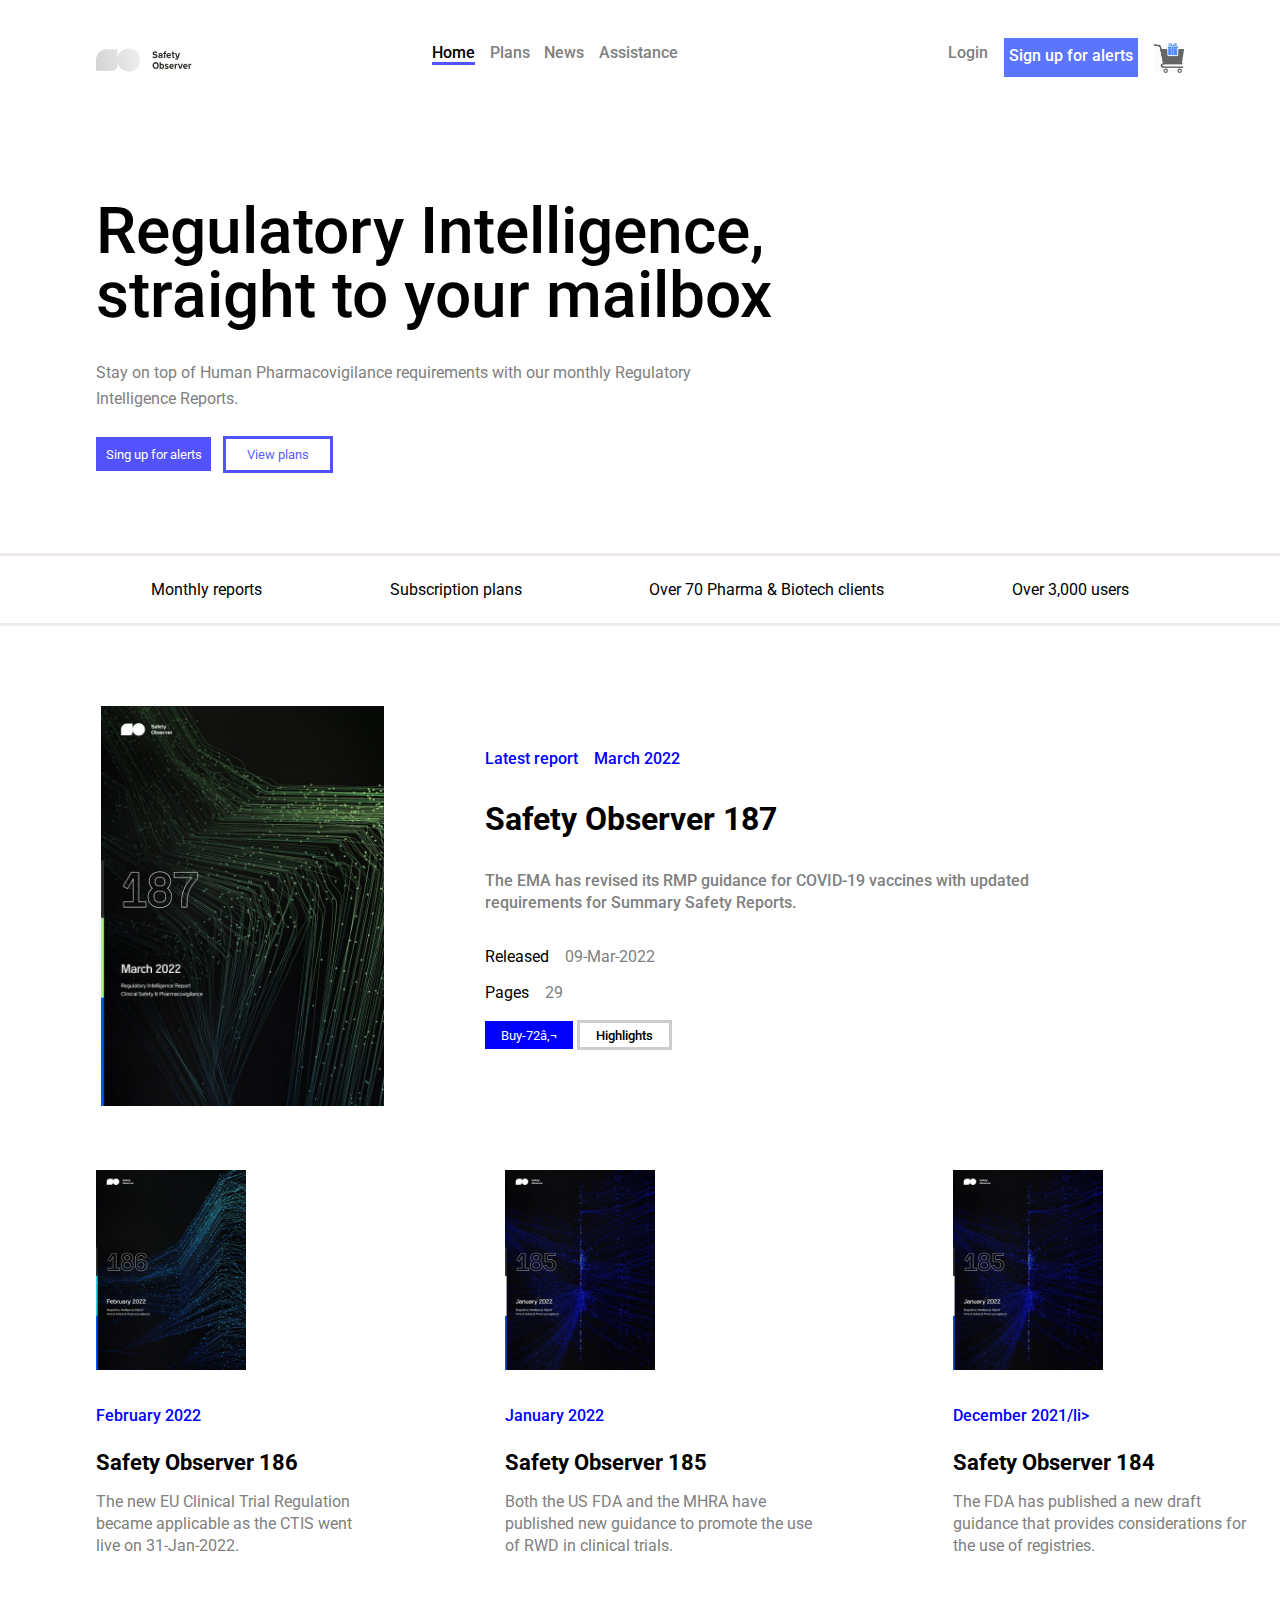
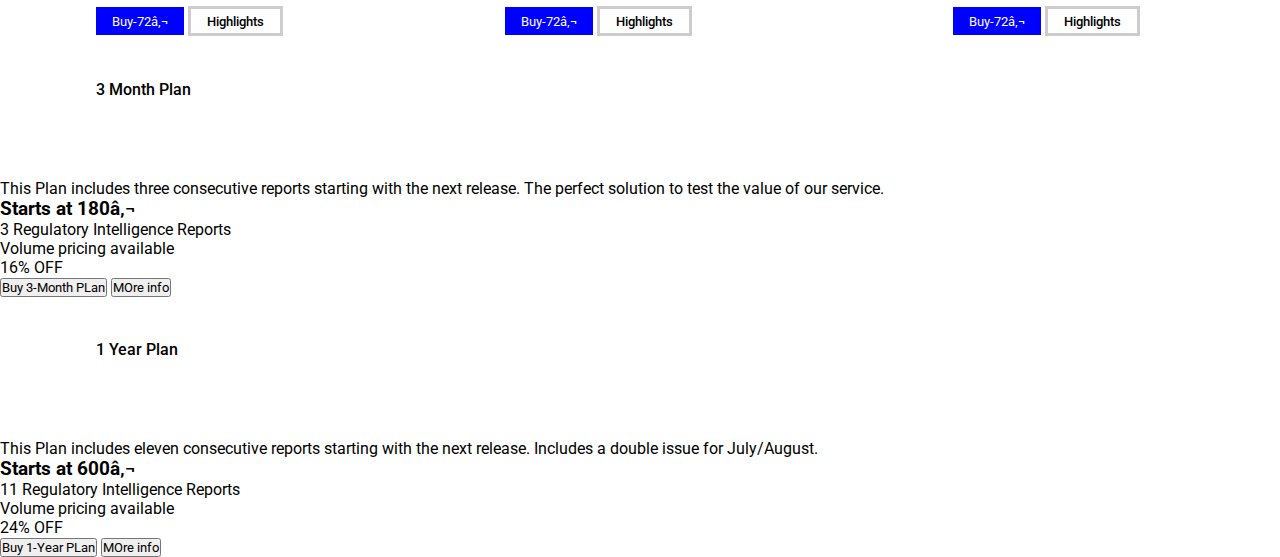
<file: ejercicio 1/index.html>
<!DOCTYPE html>
<html lang="es">
<head>
    <meta charset="UTF-8 es">
    <meta http-equiv="X-UA-Compatible" content="IE=edge">
    <meta name="viewport" content="width=device-width, initial-scale=1.0">
    <title>Assessment</title>
    <link rel="stylesheet" href="./style.css">
</head>
<body>
    <header>

        <img src="./img/logo.svg" alt="">
        <div class="news">
            <ul>
                <li>Home</li>
                <li>Plans</li>
                <li>News</li>
                <li>Assistance</li>
            </ul>  
        </div>
        <div class="login">
            <ul>
                <li>Login</li>
                <li>Sign up for alerts</li>
                <li><img src="./img/icon3.jpeg" alt=""></li>
            </ul>
        </div>  
    </header>
    <main>

<!-- Seccion primero  -->
        <section class="primero">
            <h1>Regulatory Intelligence, straight to your mailbox</h1>
            <p>Stay on top of Human Pharmacovigilance requirements with our monthly Regulatory Intelligence Reports.</p>
            <div>
                <button>Sing up for alerts</button>
                <button>View plans</button>
            </div>
        </section>
<!-- segundo seccion -->
        <section class =segundo>
            <ul>
                <li>Monthly reports</li>
                <li>Subscription plans</li>
                <li>Over 70 Pharma & Biotech clients</li>
                <li>Over 3,000 users</li>
            </ul>
        </section>
<!-- Seccion de movila -->
        <section class="movila">
            <img src="./img/coverweb_187.jpg" alt=""></figure>
            <section>
                <header>
                    <ul>
                        <li>Latest report</li>
                        <li>March 2022</li>
                    </ul>
                    <h1>Safety Observer 187</h1>
                    <p>The EMA has revised its RMP guidance for COVID-19 vaccines with updated requirements for Summary Safety Reports.</p>
                </header>
                <section class="released">
                    <ul>
                        <li>Released</li>
                        <li>09-Mar-2022</li>
                    </ul>
                    <ul>
                        <li>Pages</li>
                        <li>29</li>
                    </ul>
                    <button>Buy-72€</button>
                    <button>Highlights</button>
                </section>
            </section>
        </section>
<!-- Seccion de 186, 185, 184 -->
        <section class="moviles">
            <ul>
                <li class="movilb" >
                    <figure><img id="imagenes" src="./img/coverweb_186.jpg" alt=""></figure>
                    <section>
                        <header>
                            <ul>
                                <li>February 2022</li>
                            </ul>
                        </header>
                        <h1>Safety Observer 186</h1>
                        <p>The new EU Clinical Trial Regulation became applicable as the CTIS went live on 31-Jan-2022.</p>
                        <div class="released">
                            <button>Buy-72€</button>
                            <button>Highlights</button>
                        </div>
                    </section>
                </li>
                <li class="movilc">
                    <figure><img id="imagenes" src="./img/coverweb_185.jpg" alt=""></figure>
                    <section>
                        <header>
                            <ul>
                                <li>January 2022</li>
                            </ul>
                        </header>
                            <h1>Safety Observer 185</h1>
                            <p>Both the US FDA and the MHRA have published new guidance to promote the use of RWD in clinical trials.</p>
                        <div class="released">
                            <button>Buy-72€</button>
                            <button>Highlights</button>
                        </div>
                    </section>
                </li>
                <li class="movild">
                    <figure><img id="imagenes" src="./img/coverweb_185.jpg" alt=""></figure>
                    <section>
                        <header>
                            <ul>
                                <li>December 2021/li>
                            </ul>
                        </header>
                            <h1>Safety Observer 184</h1> 
                            <p>The FDA has published a new draft guidance that provides considerations for the use of registries.</p>
                        <div class="released">
                            <button>Buy-72€</button>
                            <button>Highlights</button>
                        </div>
                </li>
            </ul>
        </section>

<!-- Seccion de plan -->

        <section>
            <div>
                <header>3 Month Plan</header>
                <p>This Plan includes three consecutive reports starting with the next release. The perfect solution to test the value of our service.</p>
                <h3>Starts at 180€</h3>
                <ul>
                    <li>3 Regulatory Intelligence Reports</li>
                    <li>Volume pricing available</li>
                    <li>16% OFF</li>
                </ul>
                <button>Buy 3-Month PLan</button>
                <button>MOre info</button>
            </div>
            <div>
                <header>1 Year Plan</header>
                <p>This Plan includes eleven consecutive reports starting with the next release. Includes a double issue for July/August.</p>
                <h3>Starts at 600€</h3>
                <ul>
                    <li>11 Regulatory Intelligence Reports</li>
                    <li>Volume pricing available</li>
                    <li>24% OFF</li>
                </ul>
                <button>Buy 1-Year PLan</button>
                <button>MOre info</button>
            </div>
        </section>
    </main>
</body>
</html>
</file>
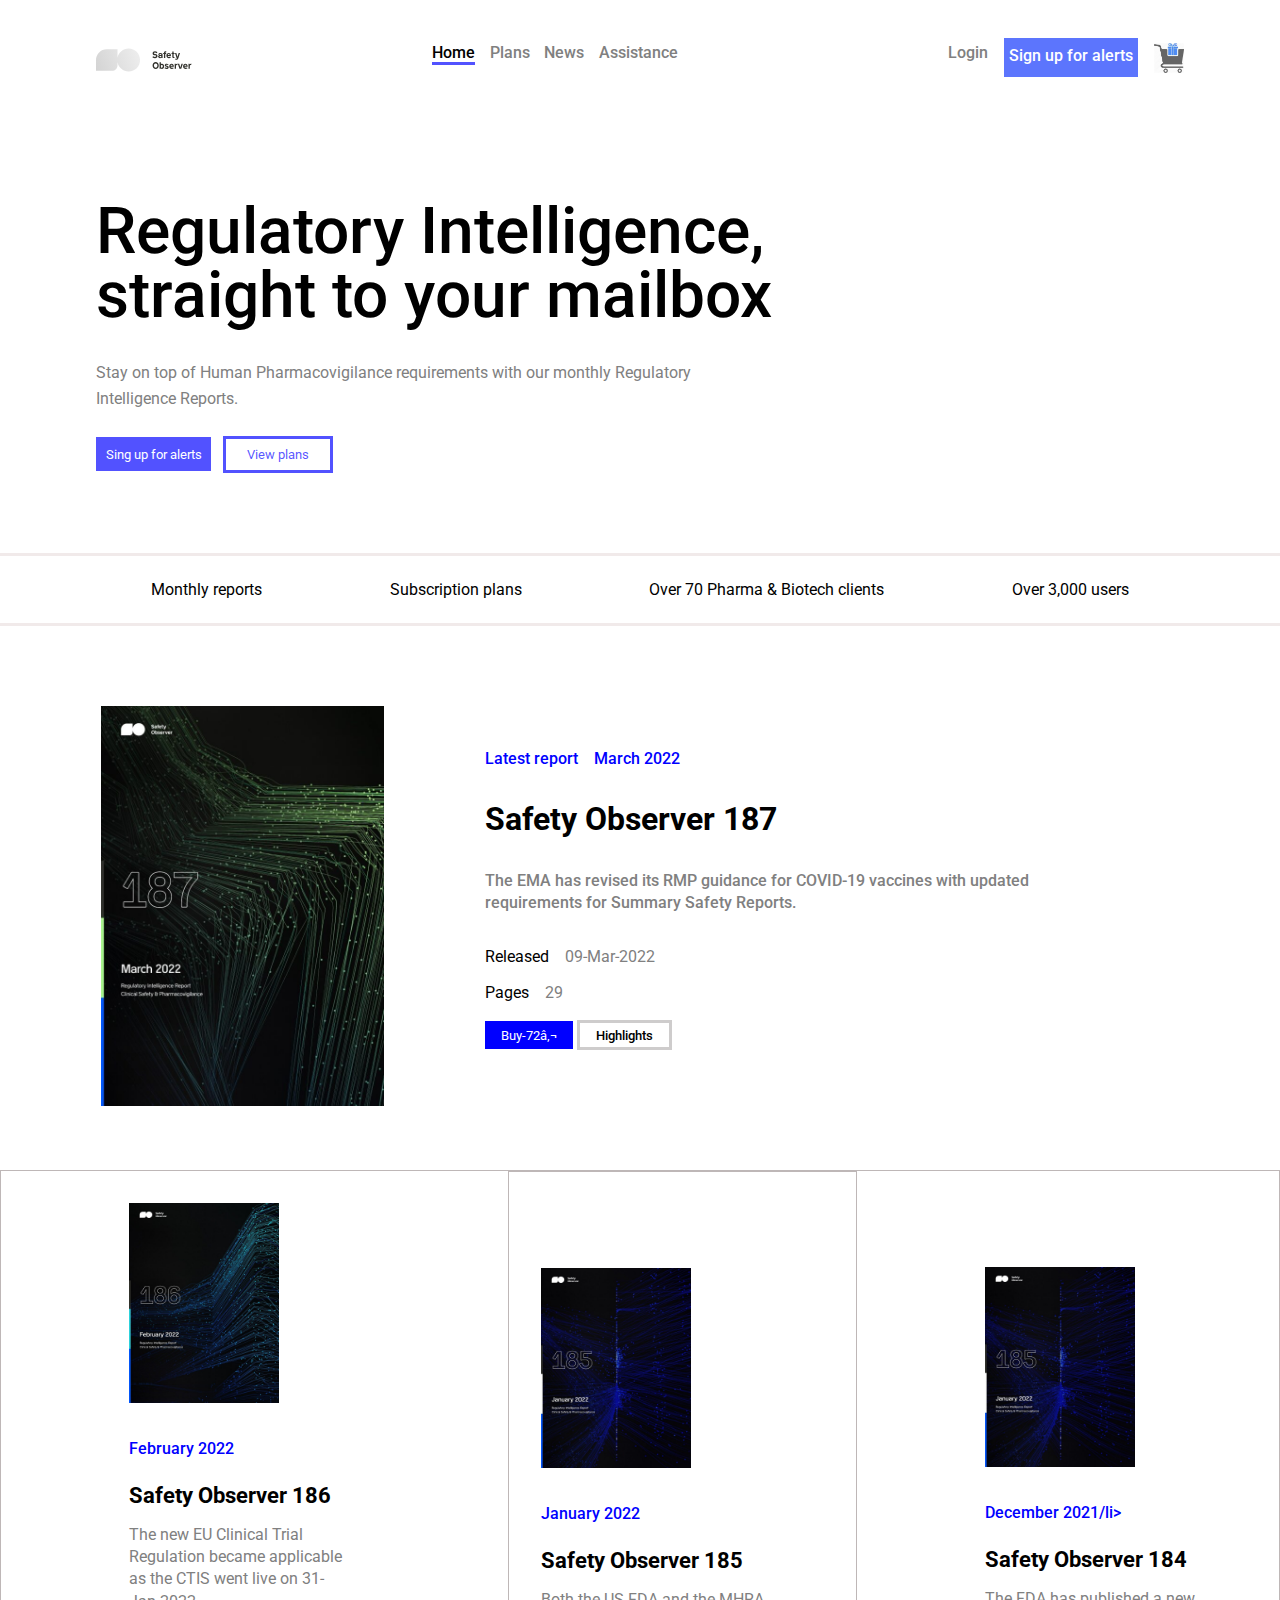
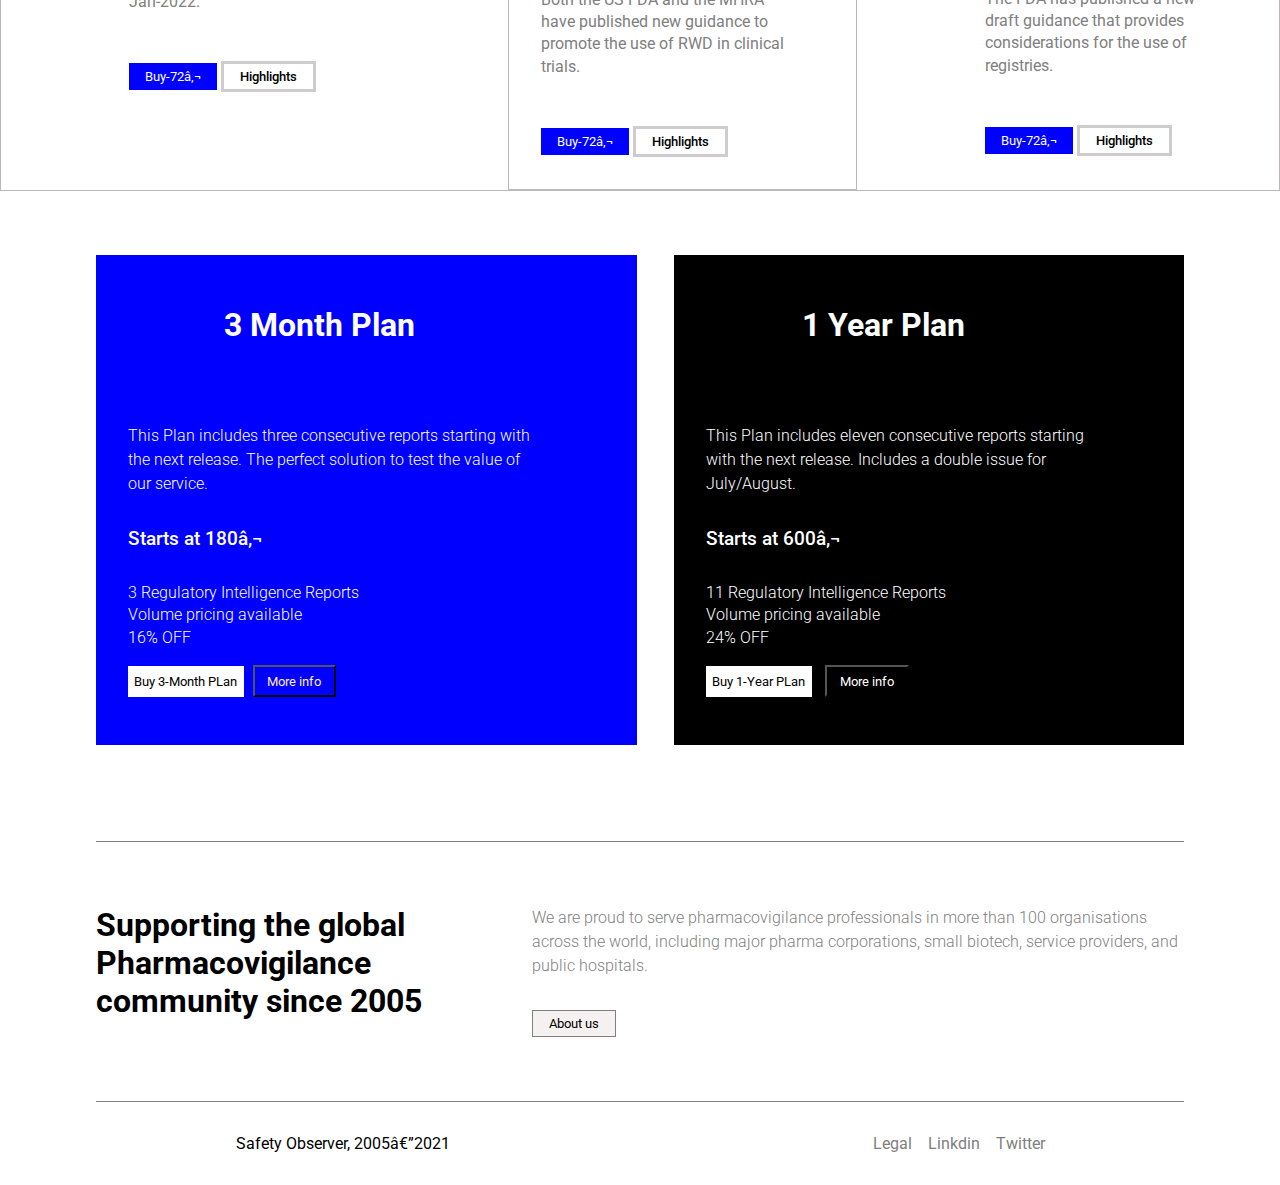
<file: ejercicio-1/index.html>
<!DOCTYPE html>
<html lang="es">
<head>
    <meta charset="UTF-8 es">
    <meta http-equiv="X-UA-Compatible" content="IE=edge">
    <meta name="viewport" content="width=device-width, initial-scale=1.0">
    <title>Assessment</title>
    <link rel="stylesheet" href="./style.css">
</head>
<body>
    <header>

        <img src="./img/logo.svg" alt="">
        <div class="news">
            <ul>
                <li>Home</li>
                <li>Plans</li>
                <li>News</li>
                <li>Assistance</li>
            </ul>  
        </div>
        <div class="login">
            <ul>
                <li>Login</li>
                <li>Sign up for alerts</li>
                <li><img src="./img/icon3.jpeg" alt=""></li>
            </ul>
        </div>  
    </header>
    <main>

<!-- Seccion primero  -->
        <section class="primero">
            <h1>Regulatory Intelligence, straight to your mailbox</h1>
            <p>Stay on top of Human Pharmacovigilance requirements with our monthly Regulatory Intelligence Reports.</p>
            <div>
                <button>Sing up for alerts</button>
                <button>View plans</button>
            </div>
        </section>
<!-- segundo seccion -->
        <section class =segundo>
            <ul>
                <li>Monthly reports</li>
                <li>Subscription plans</li>
                <li>Over 70 Pharma & Biotech clients</li>
                <li>Over 3,000 users</li>
            </ul>
        </section>
<!-- Seccion de movila -->
        <section class="movila">
            <img src="./img/coverweb_187.jpg" alt=""></figure>
            <section>
                <header>
                    <ul>
                        <li>Latest report</li>
                        <li>March 2022</li>
                    </ul>
                    <h1>Safety Observer 187</h1>
                    <p>The EMA has revised its RMP guidance for COVID-19 vaccines with updated requirements for Summary Safety Reports.</p>
                </header>
                <section class="released">
                    <ul>
                        <li>Released</li>
                        <li>09-Mar-2022</li>
                    </ul>
                    <ul>
                        <li>Pages</li>
                        <li>29</li>
                    </ul>
                    <button>Buy-72€</button>
                    <button>Highlights</button>
                </section>
            </section>
        </section>
<!-- Seccion de 186, 185, 184 -->
        <section class="moviles">
            <ul>
                <li class="movilb" >
                    <figure><img id="imagenes" src="./img/coverweb_186.jpg" alt=""></figure>
                    <section>
                        <header>
                            <ul>
                                <li>February 2022</li>
                            </ul>
                        </header>
                        <h1>Safety Observer 186</h1>
                        <p>The new EU Clinical Trial Regulation became applicable as the CTIS went live on 31-Jan-2022.</p>
                        <div class="released">
                            <button>Buy-72€</button>
                            <button>Highlights</button>
                        </div>
                    </section>
                </li>
                <li class="movilc">
                    <figure><img id="imagenes" src="./img/coverweb_185.jpg" alt=""></figure>
                    <section>
                        <header>
                            <ul>
                                <li>January 2022</li>
                            </ul>
                        </header>
                            <h1>Safety Observer 185</h1>
                            <p>Both the US FDA and the MHRA have published new guidance to promote the use of RWD in clinical trials.</p>
                        <div class="released">
                            <button>Buy-72€</button>
                            <button>Highlights</button>
                        </div>
                    </section>
                </li>
                <li class="movild">
                    <figure><img id="imagenes" src="./img/coverweb_185.jpg" alt=""></figure>
                    <section>
                        <header>
                            <ul>
                                <li>December 2021/li>
                            </ul>
                        </header>
                            <h1>Safety Observer 184</h1> 
                            <p>The FDA has published a new draft guidance that provides considerations for the use of registries.</p>
                        <div class="released">
                            <button>Buy-72€</button>
                            <button>Highlights</button>
                        </div>
                </li>
            </ul>
        </section>

<!-- Seccion de plan -->

        <section class="plan">
            <div>
                <header><h1>3 Month Plan</h1></header>
                <p>This Plan includes three consecutive reports starting with the next release. The perfect solution to test the value of our service.</p>
                <h3>Starts at 180€</h3>
                <ul>
                    <li>3 Regulatory Intelligence Reports</li>
                    <li>Volume pricing available</li>
                    <li>16% OFF</li>
                </ul>
                <button class="plan1">Buy 3-Month PLan</button>
                <button class="plan2">More info</button>
            </div>
            <div>
                <header><h1>1 Year Plan</h1></header>
                <p>This Plan includes eleven consecutive reports starting with the next release. Includes a double issue for July/August.</p>
                <h3>Starts at 600€</h3>
                <ul>
                    <li>11 Regulatory Intelligence Reports</li>
                    <li>Volume pricing available</li>
                    <li>24% OFF</li>
                </ul>
                <button class="plan1">Buy 1-Year PLan</button>
                <button class="plan3">More info</button>
            </div>
        </section>
    </main>
    <footer>
        <div>
            <h1>Supporting the global Pharmacovigilance community since 2005</h1>
        </div>
        <div>
            <p>We are proud to serve pharmacovigilance professionals in more than 100 organisations across the world, including major pharma corporations, small biotech, service providers, and public hospitals.</p>
            <button>About us</button>
        </div>
    </footer>
</body>
    <section class="out">
        <div>Safety Observer, 2005—2021</div>
        <div class="media">
            <ul>
                <li>Legal</li>
                <li>Linkdin</li>
                <li>Twitter</li>
            </ul>
        </div>
    </section>
</html>
</file>
<file: ejercicio 1/style.css>
@import url('https://fonts.googleapis.com/css2?family=Roboto:wght@300;500;700;900&display=swap');
* {
  padding: 0;
  margin: 0;
  box-sizing: border-box;
  font-family: Roboto, sans-serif;
}
header {
  display: flex;
  flex-direction: row;
  justify-content: space-between;
  padding: 2.7rem 6rem 5rem;
  font-weight: 500;
}
header > img {
  width: 6rem;
}
.news ul {
  display: flex;
  justify-content: space-between;
}
.news > ul li {
  margin-right: 0.9rem;
}
.news > ul li:not(:first-of-type) {
  color: gray;
}
.news > ul > li:first-child {
  border-bottom: solid rgba(0, 0, 255, 0.678);
}

.login ul {
  display: flex;
  justify-content: space-between;
}
.login > ul li {
  margin-left: 1rem;
}
.login > ul > li:first-of-type {
  color: gray;
}
.login > ul > li:nth-child(2) {
  color: white;
  background-color: rgba(62, 91, 253, 0.842);
  padding: 0.5rem 0.3rem;
  margin-top: -0.3rem;
}
li {
  list-style: none;
}
.login img {
  height: 30px;
  width: 30px;
}

/* Seccion primero */
.primero {
  padding: 2.7rem 6rem 5rem;
}
.primero h1 {
  font-weight: 500;
  font-size: 4rem;
  width: 80%;
  line-height: 4rem;
  padding-bottom: 2rem;
}
.primero p {
  color: gray;
  width: 55%;
  line-height: 1.6rem;
  padding-bottom: 1.5rem;
}
.primero > div > button:first-of-type {
  color: white;
  background-color: rgba(0, 0, 255, 0.678);
  margin-right: 0.5rem;
  padding: 0.6rem;
  border: none;
}
.primero > div > button:last-of-type {
  color: rgba(0, 0, 255, 0.678);
  border: solid rgba(0, 0, 255, 0.678);
  background-color: white;
  padding: 0.5rem 1.3rem;
}

/* segundo seccion */
.segundo ul {
  display: flex;
  justify-content: space-evenly;
  margin-bottom: 1rem;
  padding: 1.5rem;
  border-top: solid rgb(241, 234, 234);
  border-bottom: solid rgb(241, 234, 234);
}

/* Seccion de movil 187 */

.movila {
  display: flex;
}
.movila img {
  width: 300px;
  height: 400px;
  margin: 4rem 6.3rem;
}
.movila> section header {
    display: flex;
    flex-direction: column;
    padding-left: 0;
    margin-top: 4rem;
    padding-bottom: 2rem;
}
.movila> section> header ul {
    display: flex;
    margin-bottom: 2rem;
    color: blue;
}
.movila> section> header> ul> li:first-of-type {
    margin-right: 1rem;
}
.movila h1 {
    font-size: 2rem;
    margin-bottom: 2rem;
}
.movila p {
    color: gray;
    line-height: 1.4rem;
    width: 80%;
}
.released> ul:first-of-type {
    display: flex;
    padding-bottom: 1.1rem;
}
.released> ul:first-of-type li:last-of-type {
    margin-left: 1rem;
    color: gray;
}
.released> ul:last-of-type {
    display: flex;
    padding-bottom: 1.1rem;
} 
.released> ul:last-of-type> li:last-of-type {
    margin-left: 1rem;
    color: gray;
}
.released> button:first-of-type {
    background-color: blue;
    padding: 0.4rem 1rem;
    color: white;
    border:none;
}
.released> button:last-of-type {
    background-color: white;
    border: solid rgb(206, 204, 204);
    font-weight: 500;
    padding: 0.3rem 1rem;
}

/* Seccion de otros tipos de moviles */
#imagenes {
    width: 150px;
    height: 200px;
  }
.moviles ul {
      display: flex;
  }
.movilb {
    margin-left: 6rem;
}
.movilb header {
    padding: 2rem 0 1.5rem;
}
.movilb> section> header ul {
    color: blue;
    padding-left: 0;
}
.movilb> section> header> ul> li:first-of-type {
    margin-right: 1rem;
}
.movilb> section h1 {
    font-size: 1.4rem;
    padding: 0 0 1rem;
}
.movilb p {
    color: gray;
    line-height: 1.4rem;
    padding: 0 0 3rem;
    width: 90%; 
}


.movilc {
    margin-left: 6rem;
}
.movilc header {
    padding: 2rem 0 1.5rem;
}
.movilc> section> header ul {
    color: blue;
    padding-left: 0;
}
.movilc> section> header> ul> li:first-of-type {
    margin-right: 1rem;
}
.movilc> section h1 {
    font-size: 1.4rem;
    padding: 0 0 1rem;
}
.movilc p {
    color: gray;
    line-height: 1.4rem;
    padding: 0 0 3rem;
    width: 90%; 
}

.movild {
    margin-left: 6rem;
}
.movild header {
    padding: 2rem 0 1.5rem;
}
.movild> section> header ul {
    color: blue;
    padding-left: 0;
}
.movild> section> header> ul> li:first-of-type {
    margin-right: 1rem;
}
.movild> section h1 {
    font-size: 1.4rem;
    padding: 0 0 1rem;
}
.movild p {
    color: gray;
    line-height: 1.4rem;
    padding: 0 0 3rem;
    width: 90%; 
}


































@media (min-width) {
}
</file>
<file: ejercicio-1/style.css>
@import url('https://fonts.googleapis.com/css2?family=Roboto:wght@300;500;700;900&display=swap');
* {
  padding: 0;
  margin: 0;
  box-sizing: border-box;
  font-family: Roboto, sans-serif;
}
header {
  display: flex;
  flex-direction: row;
  justify-content: space-between;
  padding: 2.7rem 6rem 5rem;
  font-weight: 500;
}
header > img {
  width: 6rem;
}
.news ul {
  display: flex;
  justify-content: space-between;
}
.news > ul li {
  margin-right: 0.9rem;
}
.news > ul li:not(:first-of-type) {
  color: gray;
}
.news > ul > li:first-child {
  border-bottom: solid rgba(0, 0, 255, 0.678);
}

.login ul {
  display: flex;
  justify-content: space-between;
}
.login > ul li {
  margin-left: 1rem;
}
.login > ul > li:first-of-type {
  color: gray;
}
.login > ul > li:nth-child(2) {
  color: white;
  background-color: rgba(62, 91, 253, 0.842);
  padding: 0.5rem 0.3rem;
  margin-top: -0.3rem;
}
li {
  list-style: none;
}
.login img {
  height: 30px;
  width: 30px;
}

/* Seccion primero */
.primero {
  padding: 2.7rem 6rem 5rem;
}
.primero h1 {
  font-weight: 500;
  font-size: 4rem;
  width: 80%;
  line-height: 4rem;
  padding-bottom: 2rem;
}
.primero p {
  color: gray;
  width: 55%;
  line-height: 1.6rem;
  padding-bottom: 1.5rem;
}
.primero > div > button:first-of-type {
  color: white;
  background-color: rgba(0, 0, 255, 0.678);
  margin-right: 0.5rem;
  padding: 0.6rem;
  border: none;
}
.primero > div > button:last-of-type {
  color: rgba(0, 0, 255, 0.678);
  border: solid rgba(0, 0, 255, 0.678);
  background-color: white;
  padding: 0.5rem 1.3rem;
}

/* segundo seccion */
.segundo ul {
  display: flex;
  justify-content: space-evenly;
  margin-bottom: 1rem;
  padding: 1.5rem;
  border-top: solid rgb(241, 234, 234);
  border-bottom: solid rgb(241, 234, 234);
}

/* Seccion de movil 187 */

.movila {
  display: flex;
}
.movila img {
  width: 300px;
  height: 400px;
  margin: 4rem 6.3rem;
}
.movila > section header {
  display: flex;
  flex-direction: column;
  padding-left: 0;
  margin-top: 4rem;
  padding-bottom: 2rem;
}
.movila > section > header ul {
  display: flex;
  margin-bottom: 2rem;
  color: blue;
}
.movila > section > header > ul > li:first-of-type {
  margin-right: 1rem;
}
.movila h1 {
  font-size: 2rem;
  margin-bottom: 2rem;
}
.movila p {
  color: gray;
  line-height: 1.4rem;
  width: 80%;
}
.released > ul:first-of-type {
  display: flex;
  padding-bottom: 1.1rem;
}
.released > ul:first-of-type li:last-of-type {
  margin-left: 1rem;
  color: gray;
}
.released > ul:last-of-type {
  display: flex;
  padding-bottom: 1.1rem;
}
.released > ul:last-of-type > li:last-of-type {
  margin-left: 1rem;
  color: gray;
}
.released > button:first-of-type {
  background-color: blue;
  padding: 0.4rem 1rem;
  color: white;
  border: none;
}
.released > button:last-of-type {
  background-color: white;
  border: solid rgb(206, 204, 204);
  font-weight: 500;
  padding: 0.3rem 1rem;
}

/* Seccion de otros tipos de moviles */
#imagenes {
  width: 150px;
  height: 200px;
}
.moviles ul {
  display: flex;
}
.moviles {
  border: solid rgb(190, 183, 183) 0.01rem;
}
.movilb {
  margin-left: 6rem;
  padding: 2rem;
}
.movilb > h1 {
  margin-bottom: 2rem;
}
.movilb header {
  padding: 2rem 0 1.5rem;
}
.movilb > section > header ul {
  color: blue;
  padding-left: 0;
}
.movilb > section > header > ul > li:first-of-type {
  margin-right: 1rem;
}
.movilb > section h1 {
  font-size: 1.4rem;
  padding: 0 0 1rem;
}
.movilb p {
  color: gray;
  line-height: 1.4rem;
  padding: 0 0 3rem;
  width: 90%;
}

.movilc {
  margin-left: 6rem;
  padding: 2rem;
  padding-top: 6rem;
  border: solid rgb(190, 183, 183) 0.01rem;
}
.movilc header {
  padding: 2rem 0 1.5rem;
}
.movilc > section > header ul {
  color: blue;
  padding-left: 0;
}
.movilc > section > header > ul > li:first-of-type {
  margin-right: 1rem;
}
.movilc > section h1 {
  font-size: 1.4rem;
  padding: 0 0 1rem;
}
.movilc p {
  color: gray;
  line-height: 1.4rem;
  padding: 0 0 3rem;
  width: 90%;
}

.movild {
  margin-left: 6rem;
  padding: 2rem;
  padding-top: 6rem;
}
.movild header {
  padding: 2rem 0 1.5rem;
}
.movild > section > header ul {
  color: blue;
  padding-left: 0;
}
.movild > section > header > ul > li:first-of-type {
  margin-right: 1rem;
}
.movild > section h1 {
  font-size: 1.4rem;
  padding: 0 0 1rem;
}
.movild p {
  color: gray;
  line-height: 1.4rem;
  padding: 0 0 3rem;
  width: 90%;
}

/* Seccion de plan */
.plan {
  display: flex;
  justify-content: space-between;
  margin: 4rem 6rem 2rem;
  color: white;
}
.plan > div:first-of-type {
  background-color: blue;
  padding: 0.5rem 6rem 3rem 2rem;
  margin-right: 0.3rem;
}
.plan > div:last-of-type {
  background-color: black;
  padding: 0.5rem 6rem 3rem 2rem;
  margin-left: 2rem;
}
.plan h1 {
  font-size: 2rem;
  padding: 0;
}
.plan p {
  line-height: 1.5rem;
  margin-bottom: 2rem;
  font-weight: 300;
}
.plan h3 {
  padding-bottom: 2rem;
  font-weight: 500;
}
.plan ul li {
  line-height: 1.4rem;
  font-weight: 300;
}
.plan1 {
  background-color: white;
  border: none;
  margin-top: 1rem;
  padding: 0.5rem 0.4rem;
  margin-right: 0.3rem;
}
.plan2 {
  margin-top: 1rem;
  padding: 0.4rem 0.8rem;
  color: blanchedalmond;
  background-color: blue;
  border: solide white 1rem;
}
.plan3 {
  margin-top: 1rem;
  padding: 0.4rem 0.8rem;
  color: white;
  background-color: black;
  border: solide white 1rem;
  margin-left: 0.3rem;
}

footer {
  display: flex;
  margin: 6rem 6rem 0rem;
  padding: 4rem 0 4rem;
  border-top: solid gray 0.001rem;
  border-bottom: solid gray 0.001rem;
}
footer p {
  color: gray;
  line-height: 1.5rem;
  font-weight: 300;
}
footer button {
  background-color: rgba(241, 233, 233, 0.616);
  margin-top: 2rem;
  padding: 0.3rem 1rem;
  border: solid gray 0.01rem;
}
.out {
  display: flex;
  justify-content: space-around;
  padding: 2rem;
}
.media ul {
  display: flex;
  color: gray;
}
.media > ul li {
  margin-left: 1rem;
}

/* Media  */

@media only screen and (max-device-width: 912px) {
  .primero h1 {
    width: 100%;
    font-size: 9rem;
    line-height: 9rem;
    margin-bottom: 6rem;
    margin-top: 8rem;
  }
  body {
    font-size: 0.5rem;
    width: 100%;
  }
  header {
    font-size: 2rem;
  }
  .primero p {
    color: gray;
    width: 100%;
    font-weight: 500;
    font-size: 4rem;
    line-height: 4.5rem;
    margin-bottom: 4rem;
  }
  .primero {
    padding: 0rem 3rem 0rem;
  }
  .primero div {
    display: grid;
  }
  .primero > div > button:first-of-type {
    padding: 2rem;
    font-size: 2rem;
    margin-top: 4rem;
    margin-bottom: 2rem;
    width: 50%;
  }
  .primero > div > button:last-of-type {
    padding: 2rem;
    font-size: 2rem;
    margin-bottom: 4rem;
    width: 50%;
  }

  /* Segundo seccion */

  .segundo ul {
    font-size: 1.5rem;
    padding: 1.5rem 0 1.5rem;
  }

  /* Movil a */
  .movila img {
    width: 1000px;
    height: 1200px;
    margin: 4rem 0rem 0rem;
    margin-right: 2rem;
  }

  .moviles {
    border: none;
  }
  .moviles ul {
    display: block;
    width: 100%;
  }
  .movila {
    display: block;
    font-size: 5rem;
    margin-left: 4rem;
  }
  .movila h1 {
    font-size: 8rem;
    width: 100%;
  }
  .movila p,
  .movilb p,
  .movilc p,
  .movild p {
    line-height: 4.5rem;
    font-size: 4rem;
    font-weight: 500;
    width: 100%;
  }
  .movila > section > header ul,
  .movilb > section > header ul,
  .movilc > section > header ul,
  .movild > section > header ul {
    font-size: 4rem;
  }
  .movila > section header {
    padding-top: 2rem;
    margin-top: 0;
  }
  .released {
    padding-bottom: 2rem;
  }
  .movila button:first-of-type,
  .movilb button:first-of-type,
  .movilc button:first-of-type,
  .movild button:first-of-type {
    font-size: 4rem;
    padding: 1.2rem 4rem;
  }
  .movila button:last-of-type,
  .movilb button:last-of-type,
  .movilc button:last-of-type,
  .movild button:last-of-type {
    font-size: 4rem;
    padding: 1.2rem 4rem;
    margin: 10rem 0rem 6rem;
  }

  /* movilb */
  #imagenes {
    width: 1050px;
    height: 1200px;
  }
  .movilb,
  .movilc,
  .movild {
    width: 100%;
    margin-left: 2rem;
    margin-right: 0;
    border: none;
    padding: 0;
  }
  .movilb > h1 {
    font-size: 6rem;
    margin: 4rem 0rem 6rem;
  }

  /* Seccion de plan */

  .plan {
    display: block;
    width: 100%;
    margin: 0.5rem;
  }
  .plan h1 {
    font-size: 6rem;
    padding: 0;
    margin-top: 4rem;
    margin-bottom: 6rem;
  }
  .plan p {
    line-height: 4rem;
    margin-bottom: 4rem;
    font-size: 4rem;
    font-weight: 500;
  }
  .plan h3 {
    padding-bottom: 2rem;
    font-weight: 500;
    font-size: 4rem;
  }
  .plan ul li {
    line-height: 2rem;
    font-weight: 300;
    font-size: 2rem;
  }
  .plan > div:first-of-type {
    margin-bottom: 0;
  }

  .plan > div:last-of-type {
    margin-bottom: 0;
    margin-left: 0;
  }
  .plan1,
  .plan2,
  .plan3 {
    font-size: 4rem;
    padding: 1.2rem 2.5rem;
  }
  .plan1 {
    margin-top: 6rem;
  }

  /* Footer */

  footer {
    display: block;
  }
  footer h1 {
    font-size: 6rem;
  }
  footer p {
    font-size: 3rem;
    line-height: 3rem;
  }
  footer button {
    font-size: 4rem;
    padding: 2rem 3rem;
    margin-top: 4rem;
    margin-bottom: 4rem;
  }
  .out {
    font-size: 2rem;
  }
}
</file>
